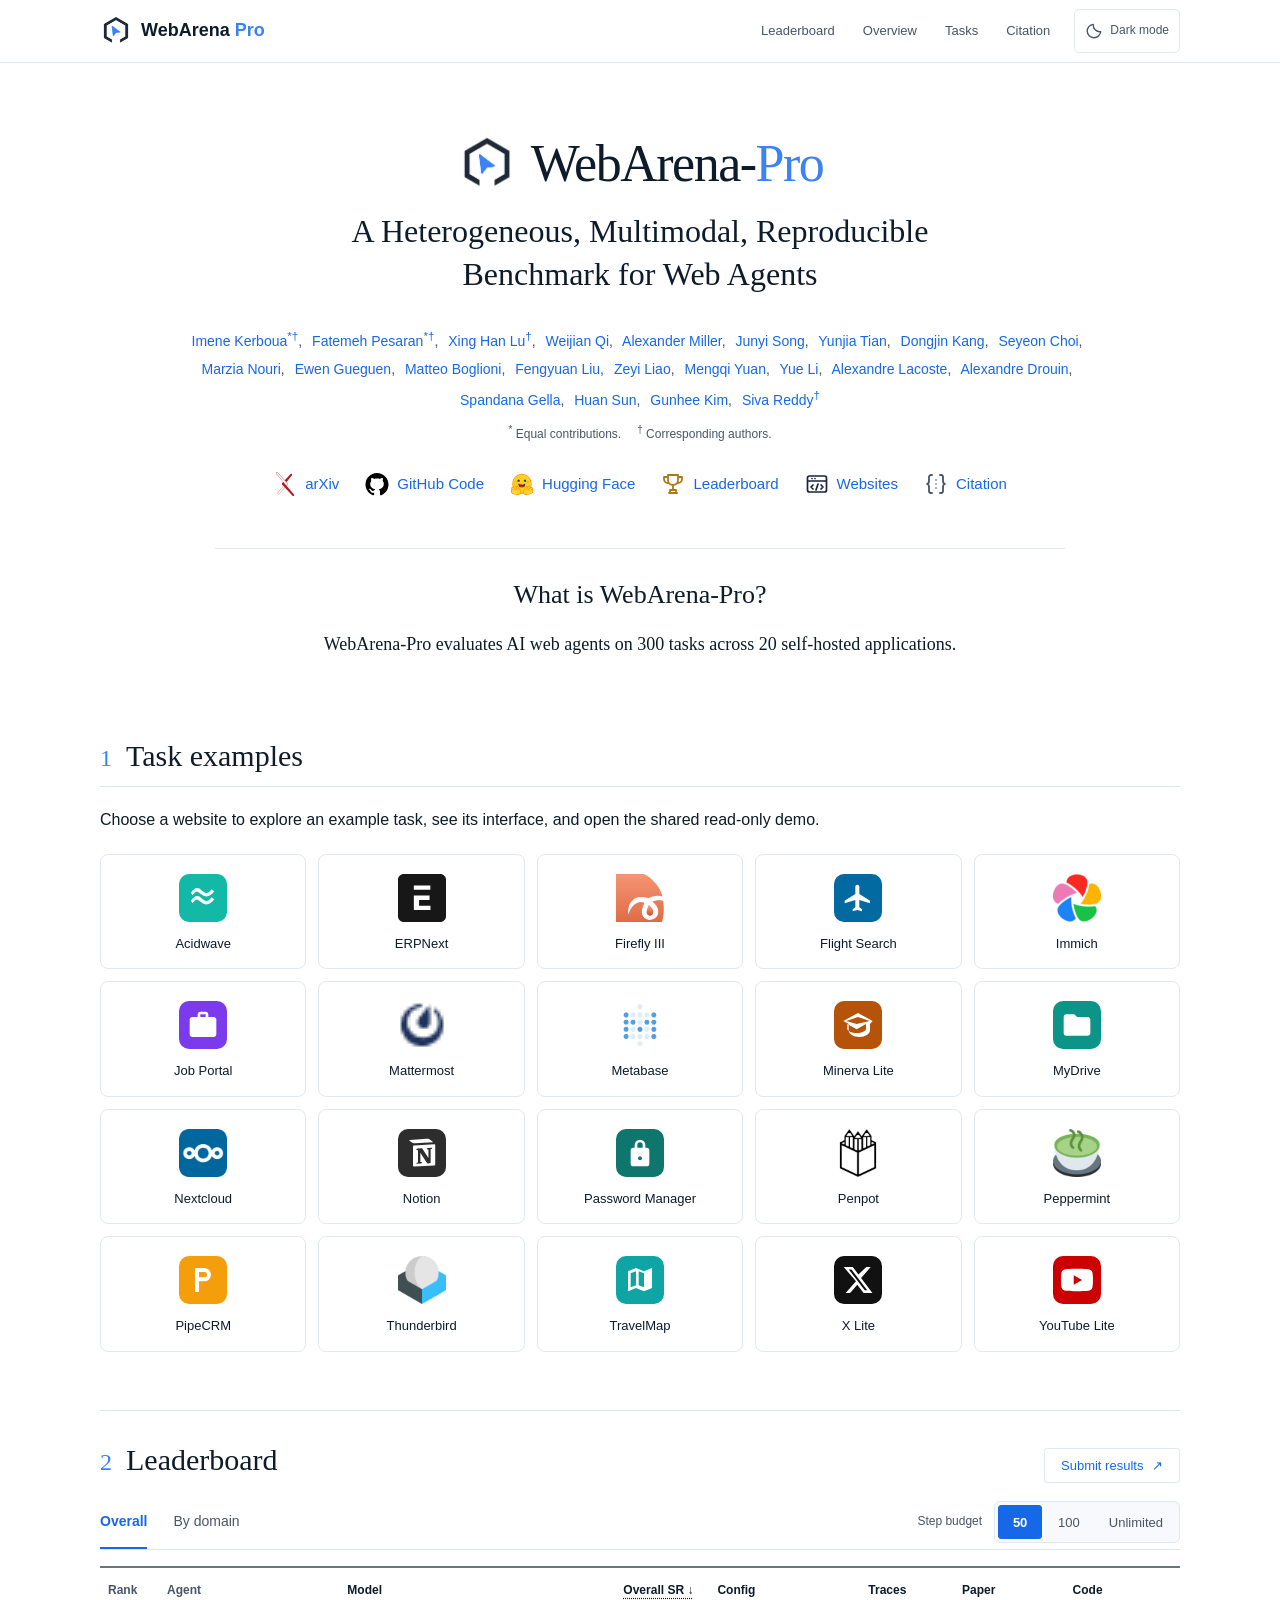
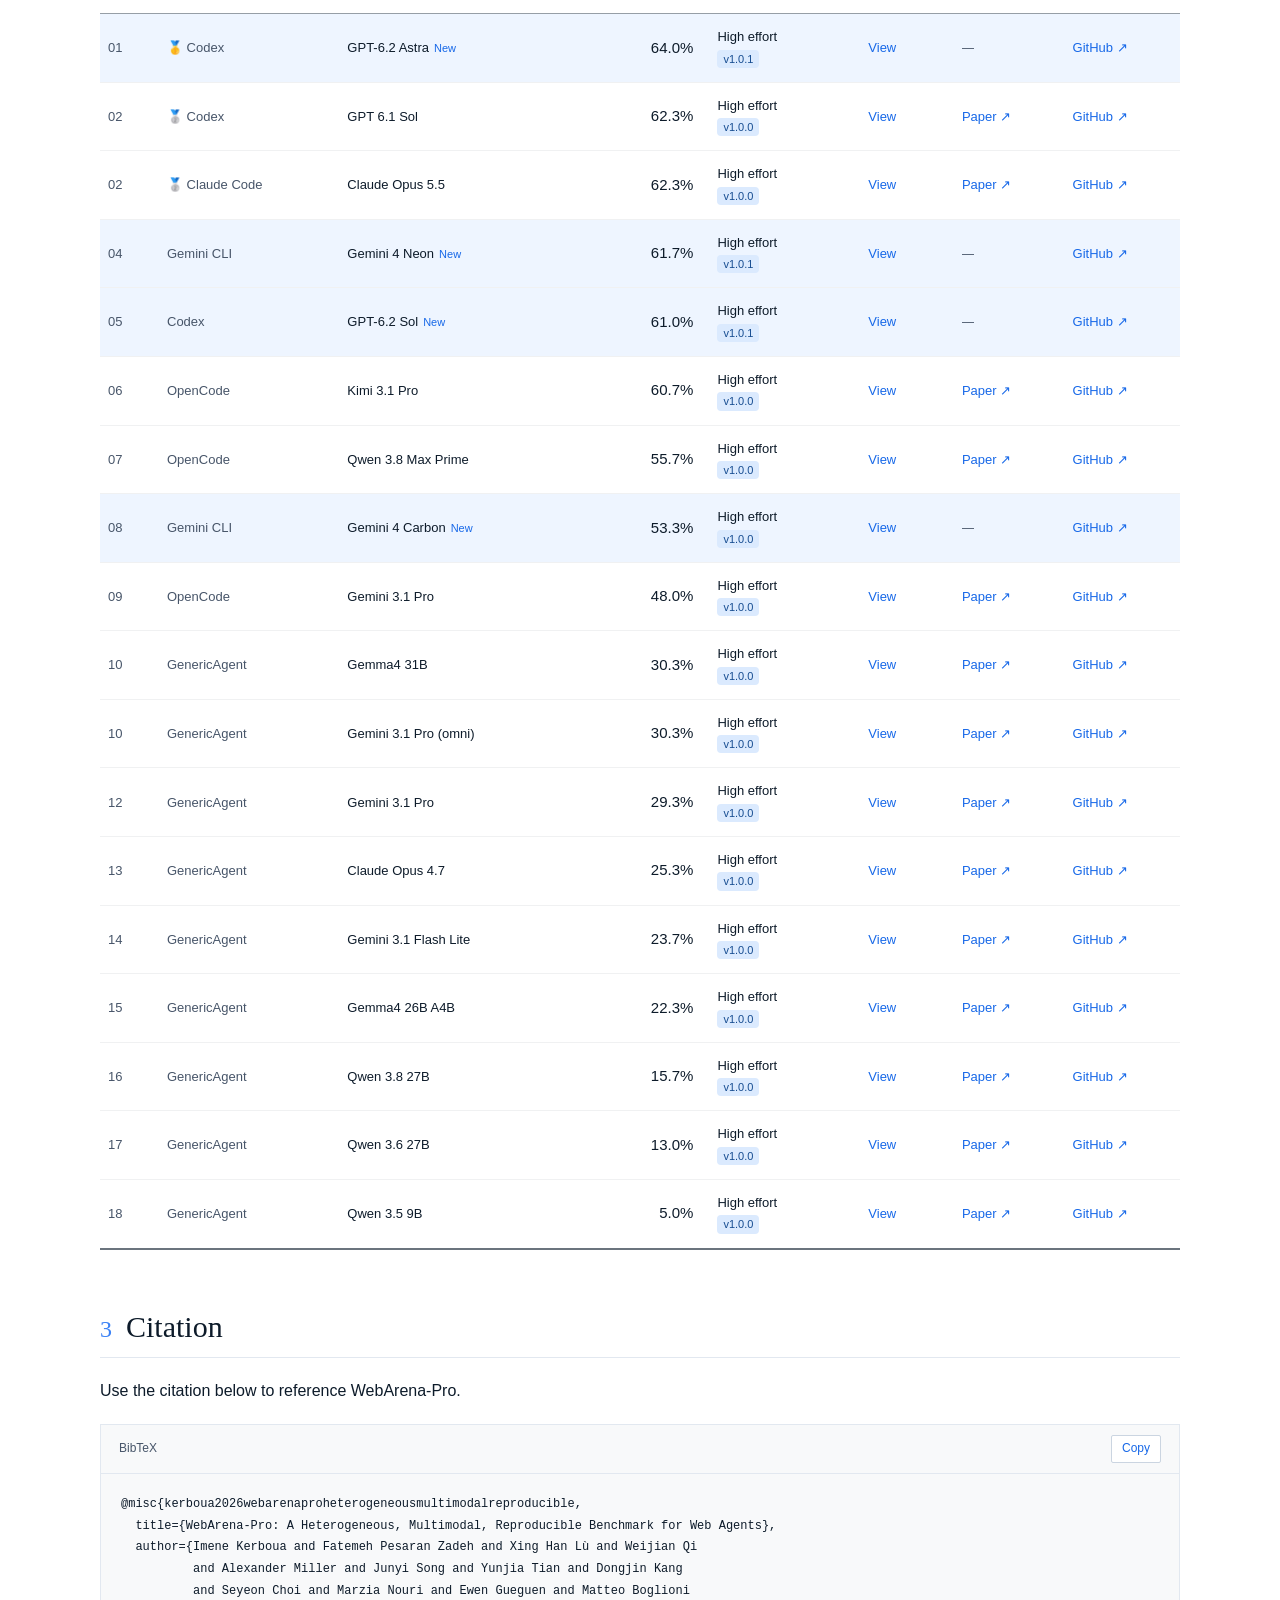
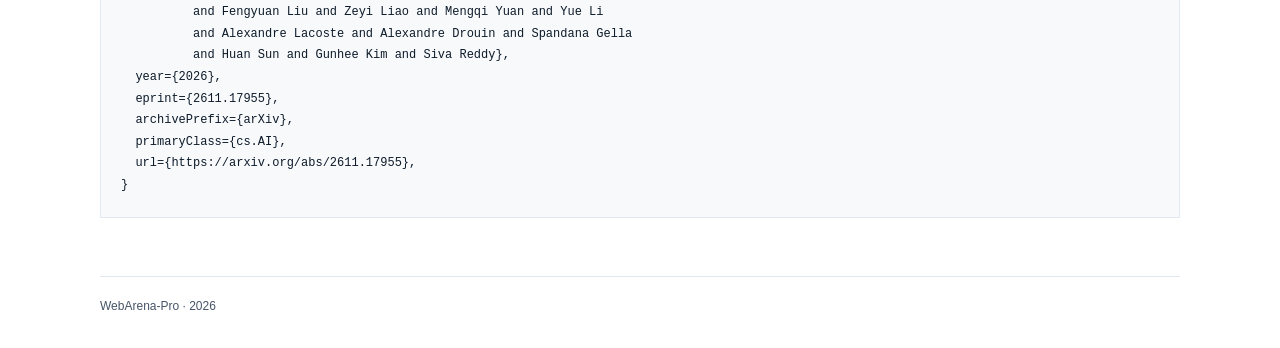
<file: index.html>
<!DOCTYPE html>
<html lang="en">
  <head>
    <meta charset="UTF-8">
    <meta name="viewport" content="width=device-width, initial-scale=1.0">
    <meta name="description" content="WebArena-Pro: A Heterogeneous, Multimodal, Reproducible Benchmark for Web Agents. Research paper, evaluation results, and benchmark task examples.">
    <meta name="theme-color" content="#ffffff">
    <meta name="color-scheme" content="light dark">
    <meta property="og:title" content="WebArena-Pro: A Benchmark for Web Agents">
    <meta property="og:description" content="300 human-curated tasks across 20 self-hosted applications, spanning text, vision, audio, and video.">
    <title>WebArena-Pro | A Benchmark for Web Agents</title>
    <link rel="icon" href="assets/favicon.svg" type="image/svg+xml">
    <script src="theme.js?v=1"></script>
    <link rel="stylesheet" href="styles.css?v=leaderboard-columns-20261127">
    <script src="script.js?v=leaderboard-columns-20261127" defer></script>
  </head>
  <body>
    <a class="skip-link" href="#main">Skip to content</a>
    <header class="site-header">
      <div class="shell nav-wrap">
        <a class="brand" href="#top" aria-label="WebArena Pro home">
          <img class="logo-light" src="assets/logo-light.png" alt="" width="32" height="32">
          <img class="logo-dark" src="assets/logo-dark.png" alt="" width="32" height="32">
          <span>WebArena <strong>Pro</strong></span>
        </a>
        <div class="nav-actions">
          <nav aria-label="Main navigation">
            <a href="#results">Leaderboard</a>
            <a href="#abstract">Overview</a>
            <a href="#tasks">Tasks</a>
            <a href="#citation">Citation</a>
          </nav>
          <button class="theme-toggle" type="button" data-theme-toggle aria-label="Switch to dark mode" hidden>
            <svg class="theme-icon-moon" width="18" height="18" viewBox="0 0 24 24" fill="none" stroke="currentColor" stroke-width="1.8" stroke-linecap="round" stroke-linejoin="round" aria-hidden="true"><path d="M20.9 13A9 9 0 0 1 11 3.1 9 9 0 1 0 20.9 13Z"/></svg>
            <svg class="theme-icon-sun" width="18" height="18" viewBox="0 0 24 24" fill="none" stroke="currentColor" stroke-width="1.8" stroke-linecap="round" aria-hidden="true"><circle cx="12" cy="12" r="4"/><path d="M12 2v2m0 16v2M2 12h2m16 0h2M5 5l1.5 1.5m11 11L19 19M5 19l1.5-1.5m11-11L19 5"/></svg>
            <span class="theme-toggle-label" data-theme-label>Dark mode</span>
          </button>
        </div>
      </div>
    </header>

    <main id="main" class="shell">
      <section class="paper-header" id="top" aria-labelledby="paper-title">
        <h1 id="paper-title">
          <span class="paper-name">
            <img class="logo-light" src="assets/logo-light.png" alt="" width="60" height="60">
            <img class="logo-dark" src="assets/logo-dark.png" alt="" width="60" height="60">
            <span>WebArena-<span class="brand-accent">Pro</span></span>
          </span>
          <span class="paper-subtitle">A Heterogeneous, Multimodal, Reproducible<br class="desktop-break"> Benchmark for Web Agents</span>
        </h1>
        <p class="author-list">
          <span><a href="https://imenelydiaker.github.io/" target="_blank" rel="noopener noreferrer">Imene Kerboua</a><sup>*†</sup></span>
          <span><a href="https://fatemehpesaran310.github.io/" target="_blank" rel="noopener noreferrer">Fatemeh Pesaran</a><sup>*†</sup></span>
          <span><a href="https://xinghanlu.com/" target="_blank" rel="noopener noreferrer">Xing Han Lu</a><sup>†</sup></span>
          <span><a href="https://www.linkedin.com/in/weijian-qi-87b28b1bb/" target="_blank" rel="noopener noreferrer">Weijian Qi</a></span>
          <span><a href="https://www.linkedin.com/in/alexander-miller-304a102aa/" target="_blank" rel="noopener noreferrer">Alexander Miller</a></span>
          <span>Junyi Song</span>
          <span>Yunjia Tian</span>
          <span><a href="https://1eastar.github.io/" target="_blank" rel="noopener noreferrer">Dongjin Kang</a></span>
          <span><a href="https://yeonjooooni.github.io/seyeon_personal_homepage/" target="_blank" rel="noopener noreferrer">Seyeon Choi</a></span>
          <span><a href="https://marzinouri.github.io/" target="_blank" rel="noopener noreferrer">Marzia Nouri</a></span>
          <span><a href="https://www.linkedin.com/in/ewengueguen/" target="_blank" rel="noopener noreferrer">Ewen Gueguen</a></span>
          <span><a href="https://ilboglions.github.io/" target="_blank" rel="noopener noreferrer">Matteo Boglioni</a></span>
          <span><a href="https://fy-liu.github.io/" target="_blank" rel="noopener noreferrer">Fengyuan Liu</a></span>
          <span><a href="https://lzy37ld.github.io/" target="_blank" rel="noopener noreferrer">Zeyi Liao</a></span>
          <span><a href="https://yuanmengqi.github.io/" target="_blank" rel="noopener noreferrer">Mengqi Yuan</a></span>
          <span><a href="https://www.cs.mcgill.ca/~yueli/" target="_blank" rel="noopener noreferrer">Yue Li</a></span>
          <span><a href="https://www.linkedin.com/in/alexandre-lacoste-4032465/" target="_blank" rel="noopener noreferrer">Alexandre Lacoste</a></span>
          <span><a href="https://www.alexdrouin.com/" target="_blank" rel="noopener noreferrer">Alexandre Drouin</a></span>
          <span><a href="https://spandanagella.github.io/" target="_blank" rel="noopener noreferrer">Spandana Gella</a></span>
          <span><a href="https://web.cse.ohio-state.edu/~huansun/" target="_blank" rel="noopener noreferrer">Huan Sun</a></span>
          <span><a href="https://vision.snu.ac.kr/gunhee/index.html" target="_blank" rel="noopener noreferrer">Gunhee Kim</a></span>
          <span><a href="https://sivareddy.in/" target="_blank" rel="noopener noreferrer">Siva Reddy</a><sup>†</sup></span>
        </p>
        <p class="author-note">
          <span><sup>*</sup> Equal contributions.</span>
          <span><sup>†</sup> Corresponding authors.</span>
        </p>
        <div class="paper-links">
          <a class="paper-resource" href="https://arxiv.org/abs/2611.17955" target="_blank" rel="noreferrer">
            <img class="theme-color-icon" src="assets/icons/arxiv.svg" alt="" width="24" height="24">
            <span>arXiv</span>
          </a>
          <a class="paper-resource" href="https://github.com/McGill-NLP/webarena-pro" target="_blank" rel="noreferrer">
            <img class="theme-monochrome-icon" src="assets/icons/github.svg" alt="" width="24" height="24">
            <span>GitHub Code</span>
          </a>
          <a class="paper-resource" href="https://huggingface.co/WebArena-Pro" target="_blank" rel="noreferrer">
            <img src="assets/icons/huggingface.svg" alt="" width="24" height="24">
            <span>Hugging Face</span>
          </a>
          <a class="paper-resource" href="#results">
            <img class="theme-color-icon" src="assets/icons/leaderboard.svg" alt="" width="24" height="24">
            <span>Leaderboard</span>
          </a>
          <a class="paper-resource" href="#tasks">
            <img class="theme-monochrome-icon" src="assets/icons/websites.svg" alt="" width="24" height="24">
            <span>Websites</span>
          </a>
          <a class="paper-resource" href="#citation">
            <img class="theme-monochrome-icon" src="assets/icons/citation.svg" alt="" width="24" height="24">
            <span>Citation</span>
          </a>
        </div>
      </section>

      <section class="abstract-section" id="abstract" aria-labelledby="abstract-title">
        <h2 id="abstract-title">What is WebArena-Pro?</h2>
        <p class="abstract-text">
          WebArena-Pro evaluates AI web agents on 300 tasks across 20 self-hosted applications.
        </p>
      </section>

      <section class="section" id="tasks" aria-labelledby="tasks-title">
        <div class="section-heading">
          <span class="section-number" aria-hidden="true">1</span>
          <h2 id="tasks-title">Task examples</h2>
        </div>
        <p class="section-intro">
          Choose a website to explore an example task, see its interface, and open the shared read-only demo.
        </p>
        <div class="website-grid" aria-label="Benchmark websites" data-website-grid></div>
        <noscript><p>Enable JavaScript to browse the task examples, or <a href="https://websites.webarenapro.win/">open the demo websites</a>.</p></noscript>
      </section>

      <script type="application/json" id="accepted-submissions">[]</script>
      <section class="results-section" id="results" aria-labelledby="results-title">
        <div class="results-heading">
          <div class="results-title">
            <span class="section-number" aria-hidden="true">2</span>
            <h2 id="results-title">Leaderboard</h2>
          </div>
          <a class="paper-link submission-link" href="submit.html">Submit results <span aria-hidden="true">↗</span></a>
        </div>
        <div class="results-controls">
          <div class="results-tabs" role="tablist" aria-label="Leaderboard view">
            <button class="results-tab" type="button" role="tab" id="results-tab-overall" aria-selected="true" aria-controls="results-panel-overall" data-results-view="overall">Overall</button>
            <button class="results-tab" type="button" role="tab" id="results-tab-domains" aria-selected="false" aria-controls="results-panel-domains" tabindex="-1" data-results-view="domains">By domain</button>
          </div>
          <div class="results-budget-control" role="group" aria-labelledby="step-budget-label">
            <span id="step-budget-label">Step budget</span>
            <div class="results-budget-buttons">
              <button type="button" aria-pressed="true" aria-label="50 steps" data-step-budget="50">50</button>
              <button type="button" aria-pressed="false" aria-label="100 steps" data-step-budget="100">100</button>
              <button type="button" aria-pressed="false" aria-label="Unlimited steps" data-step-budget="unlimited">Unlimited</button>
            </div>
          </div>
        </div>
        <div id="results-panel-overall" role="tabpanel" aria-labelledby="results-tab-overall" tabindex="0">
          <p class="results-scroll-hint" data-results-scroll>Scroll horizontally to see all columns.</p>
          <div class="results-table-wrap" role="region" aria-label="Overall leaderboard" tabindex="0" data-results-table-wrap>
            <table class="results-table results-table-overview">
              <caption class="visually-hidden">Overall success rates · <span data-results-budget-label>50 steps</span></caption>
              <thead>
                <tr>
                  <th scope="col" class="results-rank">Rank</th>
                  <th scope="col" class="results-agent">Agent</th>
                  <th scope="col" class="results-model">Model</th>
                  <th scope="col" aria-sort="descending">
                    <span class="results-sr-help" data-sr-help>
                      <button type="button" class="results-sr-trigger" aria-describedby="overall-sr-tooltip">Overall SR <span aria-hidden="true">↓</span></button>
                      <span class="results-sr-tooltip" id="overall-sr-tooltip" role="tooltip" hidden>Success requires a final reward of 1.</span>
                    </span>
                  </th>
                  <th scope="col" class="results-config">Config</th>
                  <th scope="col" class="results-resource">Traces</th>
                  <th scope="col" class="results-resource">Paper</th>
                  <th scope="col" class="results-resource">Code</th>
                </tr>
              </thead>
              <tbody data-overall-results></tbody>
            </table>
          </div>
          <div class="results-empty" data-results-empty hidden>
            <strong>No results for this step budget.</strong>
            <p>Select 50 steps to see reported results.</p>
          </div>
        </div>
        <div id="results-panel-domains" role="tabpanel" aria-labelledby="results-tab-domains" tabindex="0" hidden>
          <p class="results-scroll-hint" data-results-scroll>Scroll horizontally to see all domains.</p>
          <div class="results-table-wrap" role="region" aria-label="Leaderboard by domain" tabindex="0" data-results-table-wrap>
            <table class="results-table results-table-domains">
              <caption class="visually-hidden">Success rates by domain · <span data-results-budget-label>50 steps</span></caption>
              <thead>
                <tr>
                  <th scope="col" class="results-agent">Agent</th>
                  <th scope="col" class="results-model">Model</th>
                  <th scope="col">Productivity</th>
                  <th scope="col">Communication</th>
                  <th scope="col">Analytics</th>
                  <th scope="col">Business<br>operations</th>
                  <th scope="col">Design<br>&amp; media</th>
                  <th scope="col">Travel</th>
                  <th scope="col" class="results-overall" aria-sort="descending">
                    <span class="results-sr-help" data-sr-help>
                      <button type="button" class="results-sr-trigger" aria-describedby="domain-sr-tooltip">Overall SR <span aria-hidden="true">↓</span></button>
                      <span class="results-sr-tooltip" id="domain-sr-tooltip" role="tooltip" hidden>Success requires a final reward of 1.</span>
                    </span>
                  </th>
                  <th scope="col" class="results-config">Config</th>
                </tr>
              </thead>
              <tbody data-domain-results></tbody>
            </table>
          </div>
          <div class="results-empty" data-results-empty hidden>
            <strong>No results for this step budget.</strong>
            <p>Select 50 steps to see reported results.</p>
          </div>
        </div>
        <noscript><p>Enable JavaScript to explore the leaderboard.</p></noscript>
      </section>

      <section class="section citation-section" id="citation" aria-labelledby="citation-title">
        <div class="section-heading">
          <span class="section-number" aria-hidden="true">3</span>
          <h2 id="citation-title">Citation</h2>
        </div>
        <p>Use the citation below to reference WebArena-Pro.</p>
        <div class="citation-card">
          <div class="citation-top">
            <span>BibTeX</span>
            <button type="button" data-copy-citation><span>Copy</span></button>
          </div>
          <pre><code data-citation>@misc{kerboua2026webarenaproheterogeneousmultimodalreproducible,
  title={WebArena-Pro: A Heterogeneous, Multimodal, Reproducible Benchmark for Web Agents},
  author={Imene Kerboua and Fatemeh Pesaran Zadeh and Xing Han Lù and Weijian Qi
          and Alexander Miller and Junyi Song and Yunjia Tian and Dongjin Kang
          and Seyeon Choi and Marzia Nouri and Ewen Gueguen and Matteo Boglioni
          and Fengyuan Liu and Zeyi Liao and Mengqi Yuan and Yue Li
          and Alexandre Lacoste and Alexandre Drouin and Spandana Gella
          and Huan Sun and Gunhee Kim and Siva Reddy},
  year={2026},
  eprint={2611.17955},
  archivePrefix={arXiv},
  primaryClass={cs.AI},
  url={https://arxiv.org/abs/2611.17955},
}</code></pre>
        </div>
      </section>
    </main>

    <footer class="site-footer shell">
      <span>WebArena-Pro · 2026</span>
    </footer>

    <dialog class="task-dialog" data-task-dialog aria-labelledby="task-dialog-title">
      <div class="dialog-bar">
        <h2 id="task-dialog-title" data-task-title>Task example</h2>
        <button type="button" aria-label="Close task example" data-close-task>Close <span aria-hidden="true">×</span></button>
      </div>
      <article class="task-preview" data-task-panel></article>
    </dialog>
  </body>
</html>
</file>
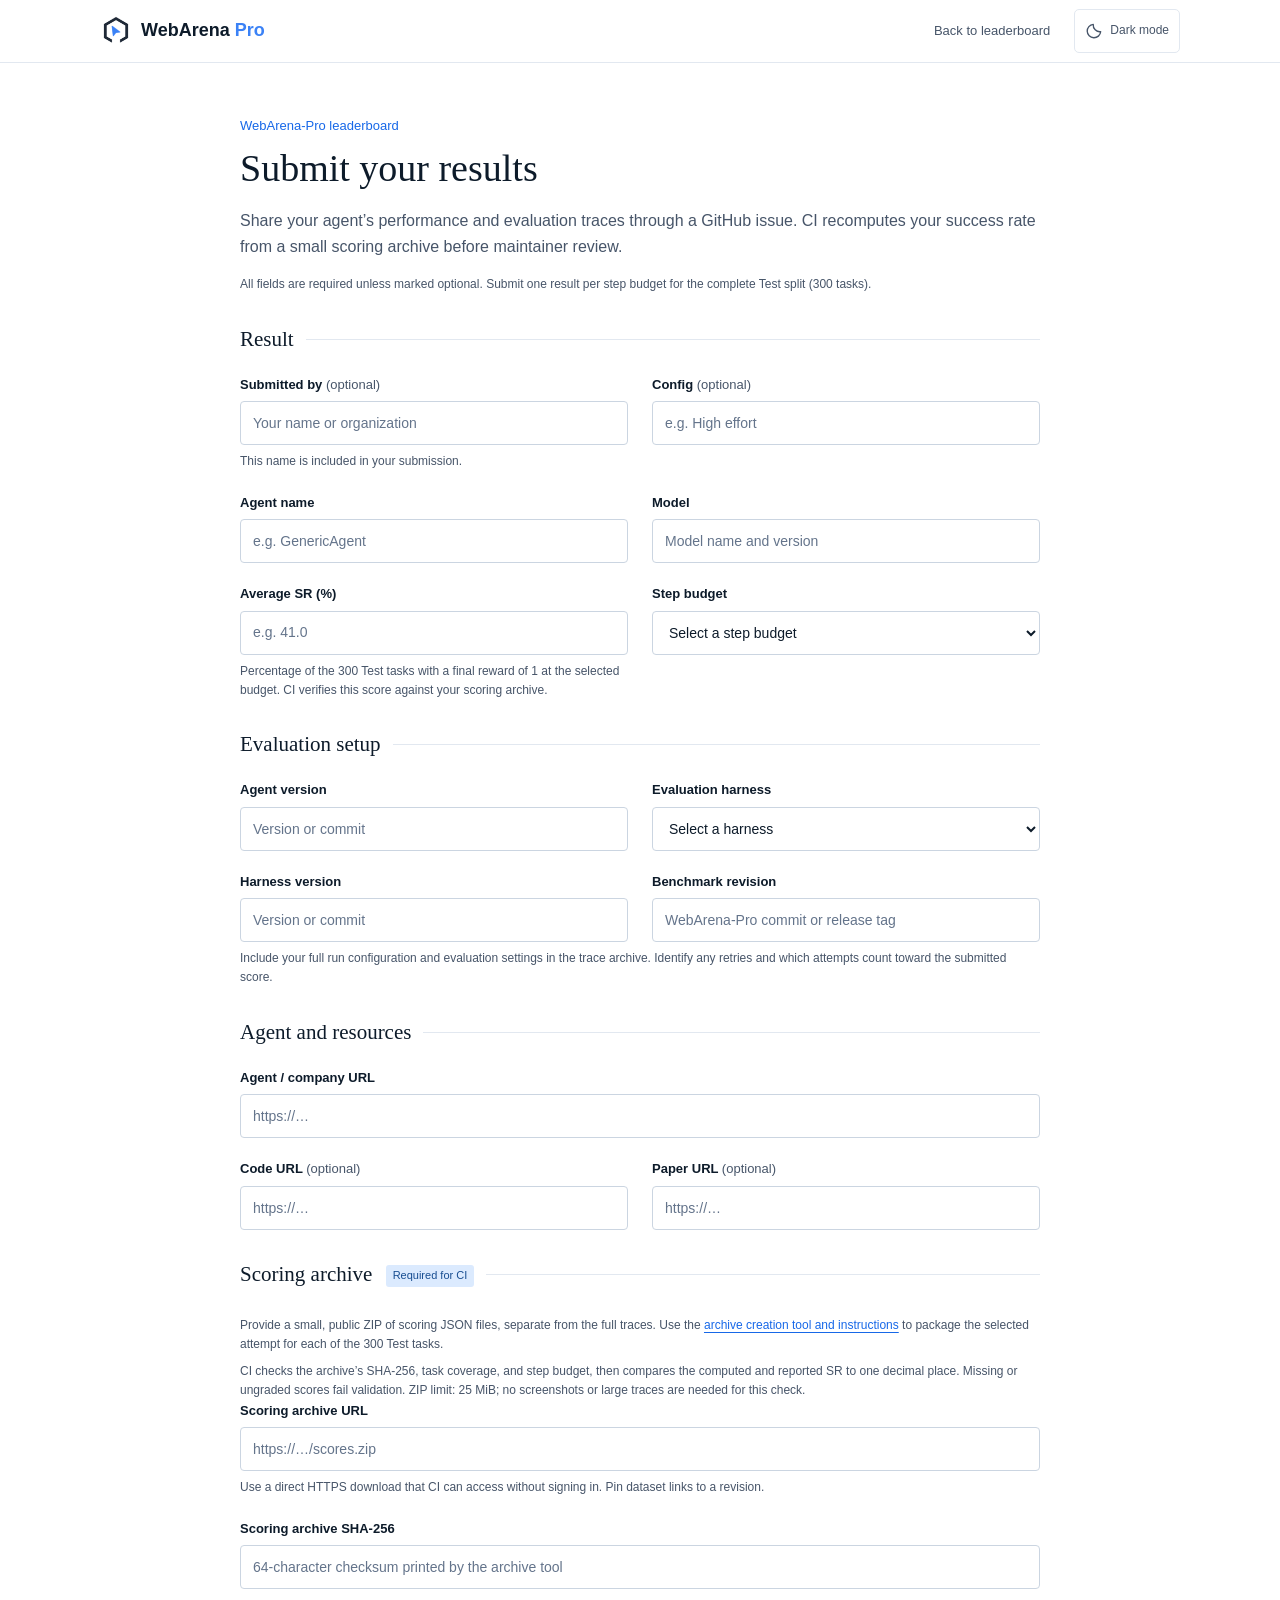
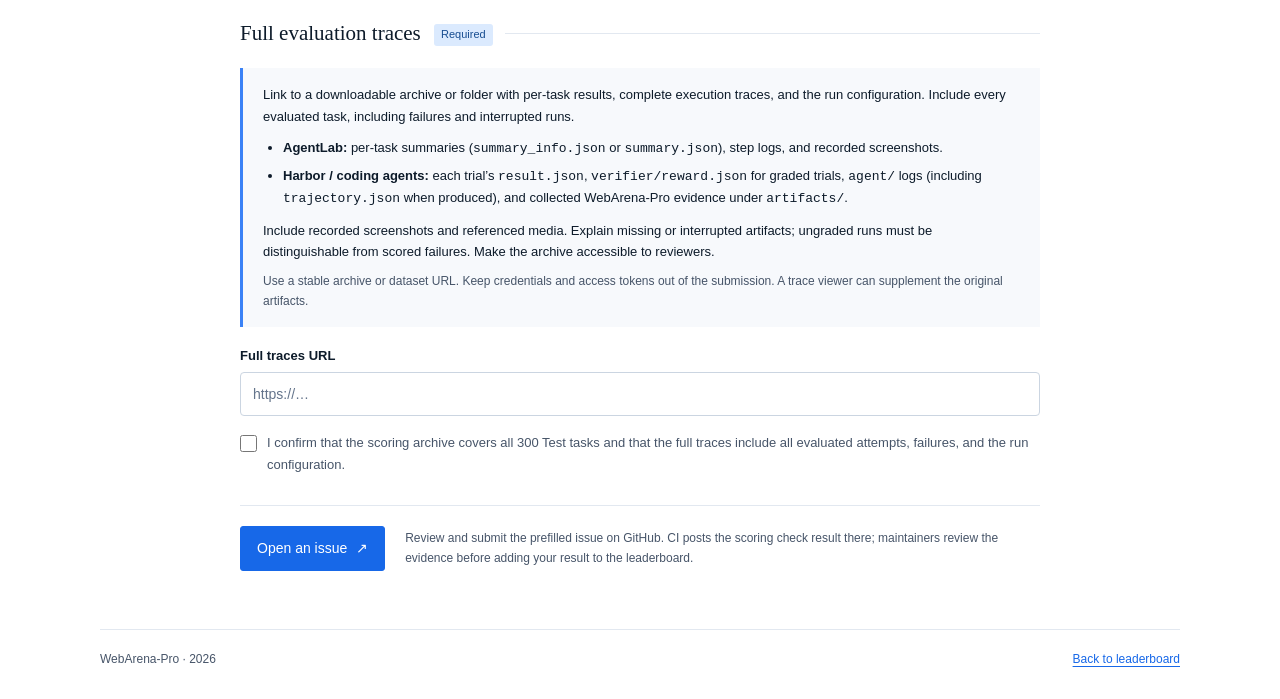
<file: submit.html>
<!DOCTYPE html>
<html lang="en">
  <head>
    <meta charset="UTF-8">
    <meta name="viewport" content="width=device-width, initial-scale=1.0">
    <meta name="description" content="Submit a WebArena-Pro result with your agent, model, success rate, and evaluation traces as a GitHub issue.">
    <meta name="theme-color" content="#ffffff">
    <meta name="color-scheme" content="light dark">
    <title>Submit results | WebArena-Pro</title>
    <link rel="icon" href="assets/favicon.svg" type="image/svg+xml">
    <script src="theme.js?v=1"></script>
    <link rel="stylesheet" href="styles.css?v=leaderboard-config-20261127">
    <script src="submission-schema.js?v=4" defer></script>
    <script src="submission.js?v=submission-issue-scoring-1" defer></script>
  </head>
  <body>
    <a class="skip-link" href="#main">Skip to content</a>
    <header class="site-header">
      <div class="shell nav-wrap">
        <a class="brand" href="index.html" aria-label="WebArena Pro home">
          <img class="logo-light" src="assets/logo-light.png" alt="" width="32" height="32">
          <img class="logo-dark" src="assets/logo-dark.png" alt="" width="32" height="32">
          <span>WebArena <strong>Pro</strong></span>
        </a>
        <div class="nav-actions">
          <nav aria-label="Main navigation">
            <a href="index.html#results">Back to leaderboard</a>
          </nav>
          <button class="theme-toggle" type="button" data-theme-toggle aria-label="Switch to dark mode" hidden>
            <svg class="theme-icon-moon" width="18" height="18" viewBox="0 0 24 24" fill="none" stroke="currentColor" stroke-width="1.8" stroke-linecap="round" stroke-linejoin="round" aria-hidden="true"><path d="M20.9 13A9 9 0 0 1 11 3.1 9 9 0 1 0 20.9 13Z"/></svg>
            <svg class="theme-icon-sun" width="18" height="18" viewBox="0 0 24 24" fill="none" stroke="currentColor" stroke-width="1.8" stroke-linecap="round" aria-hidden="true"><circle cx="12" cy="12" r="4"/><path d="M12 2v2m0 16v2M2 12h2m16 0h2M5 5l1.5 1.5m11 11L19 19M5 19l1.5-1.5m11-11L19 5"/></svg>
            <span class="theme-toggle-label" data-theme-label>Dark mode</span>
          </button>
        </div>
      </div>
    </header>

    <main id="main" class="shell submission-page">
      <p class="submission-eyebrow">WebArena-Pro leaderboard</p>
      <h1>Submit your results</h1>
      <p class="submission-intro">
        Share your agent’s performance and evaluation traces through a GitHub issue.
        CI recomputes your success rate from a small scoring archive before maintainer review.
      </p>
      <p class="submission-required-note">All fields are required unless marked optional. Submit one result per step budget for the complete Test split (300 tasks).</p>

      <form class="submission-form" data-submission-form>
        <fieldset>
          <legend>Result</legend>
          <div class="submission-fields">
            <div class="submission-field">
              <label for="submission-submitted-by">Submitted by <span>(optional)</span></label>
              <input id="submission-submitted-by" name="submittedBy" type="text" maxlength="150" pattern=".*\S.*" placeholder="Your name or organization" aria-describedby="submission-submitted-by-help">
              <p id="submission-submitted-by-help" class="submission-help">This name is included in your submission.</p>
            </div>
            <div class="submission-field">
              <label for="submission-config">Config <span>(optional)</span></label>
              <input id="submission-config" name="config" type="text" maxlength="150" pattern=".*\S.*" placeholder="e.g. High effort">
            </div>
            <div class="submission-field">
              <label for="submission-agent">Agent name</label>
              <input id="submission-agent" name="agent" type="text" maxlength="150" pattern=".*\S.*" placeholder="e.g. GenericAgent" required>
            </div>
            <div class="submission-field">
              <label for="submission-model">Model</label>
              <input id="submission-model" name="model" type="text" maxlength="150" pattern=".*\S.*" placeholder="Model name and version" required>
            </div>
            <div class="submission-field">
              <label for="submission-sr">Average SR (%)</label>
              <input id="submission-sr" name="averageSR" type="number" min="0" max="100" step="any" placeholder="e.g. 41.0" aria-describedby="submission-sr-help" required>
              <p id="submission-sr-help" class="submission-help">Percentage of the 300 Test tasks with a final reward of 1 at the selected budget. CI verifies this score against your scoring archive.</p>
            </div>
            <div class="submission-field">
              <label for="submission-budget">Step budget</label>
              <select id="submission-budget" name="stepBudget" required>
                <option value="" selected>Select a step budget</option>
                <option value="50">50 steps</option>
                <option value="100">100 steps</option>
                <option value="unlimited">Unlimited steps</option>
              </select>
            </div>
          </div>
        </fieldset>

        <fieldset>
          <legend>Evaluation setup</legend>
          <div class="submission-fields">
            <div class="submission-field">
              <label for="submission-agent-version">Agent version</label>
              <input id="submission-agent-version" name="agentVersion" type="text" maxlength="100" placeholder="Version or commit" required>
            </div>
            <div class="submission-field">
              <label for="submission-harness">Evaluation harness</label>
              <select id="submission-harness" name="harness" required>
                <option value="" selected>Select a harness</option>
                <option value="AgentLab">AgentLab</option>
                <option value="Harbor">Harbor / coding agents</option>
              </select>
            </div>
            <div class="submission-field">
              <label for="submission-harness-version">Harness version</label>
              <input id="submission-harness-version" name="harnessVersion" type="text" maxlength="100" placeholder="Version or commit" required>
            </div>
            <div class="submission-field">
              <label for="submission-benchmark-revision">Benchmark revision</label>
              <input id="submission-benchmark-revision" name="benchmarkRevision" type="text" maxlength="100" placeholder="WebArena-Pro commit or release tag" required>
            </div>
          </div>
          <p class="submission-help">Include your full run configuration and evaluation settings in the trace archive. Identify any retries and which attempts count toward the submitted score.</p>
        </fieldset>

        <fieldset>
          <legend>Agent and resources</legend>
          <div class="submission-fields">
            <div class="submission-field submission-field-wide">
              <label for="submission-website">Agent / company URL</label>
              <input id="submission-website" name="website" type="url" pattern="https?://.+" maxlength="2000" placeholder="https://…" required>
            </div>
            <div class="submission-field">
              <label for="submission-code">Code URL <span>(optional)</span></label>
              <input id="submission-code" name="code" type="url" pattern="https?://.+" maxlength="2000" placeholder="https://…">
            </div>
            <div class="submission-field">
              <label for="submission-paper">Paper URL <span>(optional)</span></label>
              <input id="submission-paper" name="paper" type="url" pattern="https?://.+" maxlength="2000" placeholder="https://…">
            </div>
          </div>
        </fieldset>

        <fieldset>
          <legend>Scoring archive <span class="submission-required-badge">Required for CI</span></legend>
          <p class="submission-help">Provide a small, public ZIP of scoring JSON files, separate from the full traces. Use the <a href="https://github.com/webarena-pro/webarena-pro.github.io/blob/main/scoring/README.md">archive creation tool and instructions</a> to package the selected attempt for each of the 300 Test tasks.</p>
          <p class="submission-help">CI checks the archive’s SHA-256, task coverage, and step budget, then compares the computed and reported SR to one decimal place. Missing or ungraded scores fail validation. ZIP limit: 25 MiB; no screenshots or large traces are needed for this check.</p>
          <div class="submission-fields">
            <div class="submission-field submission-field-wide">
              <label for="submission-scoring-archive">Scoring archive URL</label>
              <input id="submission-scoring-archive" name="scoringArchive" type="url" pattern="https://.+" maxlength="2000" placeholder="https://…/scores.zip" required>
              <p class="submission-help">Use a direct HTTPS download that CI can access without signing in. Pin dataset links to a revision.</p>
            </div>
            <div class="submission-field submission-field-wide">
              <label for="submission-scoring-sha">Scoring archive SHA-256</label>
              <input id="submission-scoring-sha" name="scoringSha256" type="text" pattern="[a-f0-9]{64}" minlength="64" maxlength="64" placeholder="64-character checksum printed by the archive tool" required>
            </div>
          </div>
        </fieldset>

        <fieldset>
          <legend>Full evaluation traces <span class="submission-required-badge">Required</span></legend>
          <div class="submission-trace-note" id="submission-trace-help">
            <p>Link to a downloadable archive or folder with per-task results, complete execution traces, and the run configuration. Include every evaluated task, including failures and interrupted runs.</p>
            <ul>
              <li><strong>AgentLab:</strong> per-task summaries (<code>summary_info.json</code> or <code>summary.json</code>), step logs, and recorded screenshots.</li>
              <li><strong>Harbor / coding agents:</strong> each trial’s <code>result.json</code>, <code>verifier/reward.json</code> for graded trials, <code>agent/</code> logs (including <code>trajectory.json</code> when produced), and collected WebArena-Pro evidence under <code>artifacts/</code>.</li>
            </ul>
            <p>Include recorded screenshots and referenced media. Explain missing or interrupted artifacts; ungraded runs must be distinguishable from scored failures. Make the archive accessible to reviewers.</p>
            <p class="submission-help">Use a stable archive or dataset URL. Keep credentials and access tokens out of the submission. A trace viewer can supplement the original artifacts.</p>
          </div>
          <div class="submission-field">
            <label for="submission-traces">Full traces URL</label>
            <input id="submission-traces" name="traces" type="url" pattern="https?://.+" maxlength="2000" placeholder="https://…" aria-describedby="submission-trace-help" required>
          </div>
          <label class="submission-confirmation" for="submission-confirm">
            <input id="submission-confirm" name="traceConfirmation" type="checkbox" required>
            <span>I confirm that the scoring archive covers all 300 Test tasks and that the full traces include all evaluated attempts, failures, and the run configuration.</span>
          </label>
        </fieldset>

        <div class="submission-actions">
          <button class="paper-link paper-link-primary" type="submit" disabled>Open an issue <span aria-hidden="true">↗</span></button>
          <p>Review and submit the prefilled issue on GitHub. CI posts the scoring check result there; maintainers review the evidence before adding your result to the leaderboard.</p>
        </div>
        <p class="submission-error" role="alert" data-submission-error hidden></p>
        <noscript>
          <p>JavaScript is needed to prepare the submission issue. See the <a href="https://github.com/webarena-pro/webarena-pro.github.io/blob/main/scoring/README.md">scoring archive instructions</a> for the required files.</p>
        </noscript>
      </form>
    </main>

    <footer class="site-footer shell">
      <span>WebArena-Pro · 2026</span>
      <a href="index.html#results">Back to leaderboard</a>
    </footer>
  </body>
</html>
</file>
<file: styles.css>
:root {
  color-scheme: light;
  --surface: #fff;
  --hover-ink: #172f46;
  --hover-surface: #eaf1fb;
  --row-new: #eef5ff;
  --row-line: #f0f1f2;
  --table-line: #6b747e;
  --table-subline: #969ea6;
  --control-line: #cbd5e1;
  --placeholder: #64748b;
  --badge-ink: #174d91;
  --error: #a02121;
  --citation-surface: #f8f9fa;
  --shadow: #0d1b2a1a;
  --selected: #1768e8;
  --selected-hover: #1259cb;
  --button-ink: #fff;
  --blue: #3b82f6;
  --blue-deep: #1768e8;
  --blue-soft: #dbeafe;
  --ink: #0d1b2a;
  --muted: #475569;
  --accent: var(--blue-deep);
  --line: #e2e8f0;
  --soft: #f7f9fc;
  --serif: Georgia, "Times New Roman", serif;
  --sans: -apple-system, BlinkMacSystemFont, "Segoe UI", sans-serif;
}

:root[data-theme="dark"] {
  color-scheme: dark;
  --surface: #1f2937;
  --ink: #f1f5f9;
  --muted: #cbd5e1;
  --blue: #60a5fa;
  --blue-deep: #93c5fd;
  --blue-soft: #283e5a;
  --line: #475569;
  --soft: #263344;
  --hover-ink: #bfdbfe;
  --hover-surface: #30445f;
  --row-new: #253b56;
  --row-line: #364152;
  --table-line: #94a3b8;
  --table-subline: #64748b;
  --control-line: #64748b;
  --placeholder: #94a3b8;
  --badge-ink: #bfdbfe;
  --error: #fca5a5;
  --citation-surface: #182230;
  --shadow: #00000040;
  --selected: #93c5fd;
  --selected-hover: #bfdbfe;
  --button-ink: #172f46;
}

* { box-sizing: border-box; }
[hidden] { display: none !important; }
.visually-hidden { position: absolute; width: 1px; height: 1px; padding: 0; margin: -1px; overflow: hidden; clip-path: inset(50%); white-space: nowrap; border: 0; }
html { scroll-behavior: smooth; scroll-padding-top: 90px; }
body {
  margin: 0;
  background: var(--surface);
  color: var(--ink);
  font: 16px/1.65 var(--sans);
  -webkit-font-smoothing: antialiased;
}
a { color: var(--accent); text-decoration-thickness: 1px; text-underline-offset: 3px; }
a:hover { color: var(--hover-ink); }
button { font: inherit; cursor: pointer; }
button, a { -webkit-tap-highlight-color: transparent; }
button:focus-visible, a:focus-visible, [tabindex]:focus-visible {
  outline: 2px solid var(--accent);
  outline-offset: 4px;
}
img { display: block; max-width: 100%; }
.shell { width: min(1080px, calc(100% - 64px)); margin-inline: auto; }
h1, h2, h3, p { margin-top: 0; }
h2, h3 { font-family: var(--serif); font-weight: 400; }
h2 { font-size: 30px; line-height: 1.25; }
h3 { font-size: 24px; line-height: 1.35; }
::selection { background: var(--blue-soft); }

.skip-link {
  position: fixed;
  top: 8px;
  left: 8px;
  z-index: 20;
  padding: 8px 14px;
  background: var(--surface);
  transform: translateY(-160%);
}
.skip-link:focus { transform: none; }
.site-header { position: sticky; top: 0; z-index: 10; border-bottom: 1px solid var(--line); background: var(--surface); }
.nav-wrap { display: flex; justify-content: space-between; align-items: center; min-height: 62px; gap: 24px; }
.brand { display: inline-flex; align-items: center; gap: 9px; color: var(--ink); font-size: 18px; font-weight: 600; text-decoration: none; white-space: nowrap; }
.brand img { flex-shrink: 0; }
.brand strong, .brand-accent { color: var(--blue); }
.site-header nav { display: flex; align-items: center; gap: 28px; font-size: 13px; }
.site-header nav a { color: var(--muted); text-decoration: none; }
.site-header nav a:hover { color: var(--accent); text-decoration: underline; }

.nav-actions { display: flex; align-items: center; gap: 24px; }
.theme-toggle { display: inline-flex; align-items: center; justify-content: center; gap: 7px; min-width: 44px; min-height: 44px; padding: 6px 10px; border: 1px solid var(--line); border-radius: 5px; background: var(--surface); color: var(--muted); font-size: 12px; white-space: nowrap; }
.theme-toggle:hover { background: var(--soft); color: var(--accent); border-color: var(--accent); }
.theme-toggle svg { flex-shrink: 0; }
.logo-dark, .theme-icon-sun { display: none; }
[data-theme="dark"] .logo-light, [data-theme="dark"] .theme-icon-moon { display: none; }
[data-theme="dark"] .logo-dark, [data-theme="dark"] .theme-icon-sun { display: block; }
[data-theme="dark"] .theme-monochrome-icon { filter: brightness(0) invert(1); }
[data-theme="dark"] .theme-color-icon { filter: brightness(1.6); }

.paper-header { padding: 68px 0 42px; text-align: center; }
.paper-header h1 { margin: 0 auto 28px; font-family: var(--serif); font-weight: 400; line-height: 1.25; }
.paper-name { display: flex; align-items: center; justify-content: center; gap: 14px; margin-bottom: 14px; font-size: 52px; letter-spacing: -1.5px; }
.paper-name img { flex-shrink: 0; }
.paper-subtitle { display: block; font-size: 32px; line-height: 1.35; }
.author-list { max-width: 950px; margin: 0 auto 8px; color: var(--accent); font-size: 14px; line-height: 2; }
.author-list span { display: inline; white-space: nowrap; }
.author-list span:not(:last-child)::after { content: ","; color: var(--muted); margin-right: 6px; }
.author-list a { text-decoration: none; }
.author-list a:hover, .author-list a:focus-visible { text-decoration: underline; }
.author-note { display: flex; justify-content: center; flex-wrap: wrap; gap: 4px 16px; margin-bottom: 18px; color: var(--muted); font-size: 12px; }
.venue { color: var(--muted); font-size: 14px; margin-bottom: 22px; }
.paper-links { display: flex; align-items: center; justify-content: center; flex-wrap: wrap; gap: 8px 26px; font-size: 15px; }
.paper-resource { display: inline-flex; align-items: center; gap: 8px; min-height: 44px; padding: 4px 0; text-decoration: none; white-space: nowrap; }
.paper-resource img { flex: 0 0 24px; width: 24px; height: 24px; object-fit: contain; }
.paper-resource:not([aria-disabled="true"]):hover span { text-decoration: underline; text-underline-offset: 4px; }
.paper-resource[aria-disabled="true"] { color: var(--muted); cursor: default; }
.paper-link { padding: 6px 16px; border: 1px solid var(--line); border-radius: 3px; text-decoration: none; }
.paper-link:not([aria-disabled="true"]):hover { background: var(--soft); }
.paper-link[aria-disabled="true"] { color: var(--accent); cursor: default; }
.paper-link-primary { color: var(--button-ink); background: var(--selected); border-color: var(--selected); }
.paper-link-primary[aria-disabled="true"] { color: var(--button-ink); }
.paper-link-primary:not([aria-disabled="true"]):hover { color: var(--button-ink); background: var(--selected-hover); border-color: var(--selected-hover); }
.paper-link span { margin-left: 5px; }

.abstract-section { max-width: 850px; margin: 0 auto; padding: 30px 0 0; border-top: 1px solid var(--line); }
.abstract-section h2 { margin-bottom: 18px; text-align: center; font-size: 26px; }
.abstract-text { margin-bottom: 20px; font: 18px/1.6 var(--serif); text-align: center; }

.section { padding: 58px 0 0; }
.section-heading { display: flex; align-items: baseline; gap: 14px; margin-bottom: 20px; border-bottom: 1px solid var(--line); padding-bottom: 12px; }
.section-heading h2 { margin-bottom: 0; }
.section-number { color: var(--blue); font: 24px/1 var(--serif); }
.section-intro { max-width: 860px; margin-bottom: 20px; }
.results-section { margin: 58px auto 0; padding-top: 30px; border-top: 1px solid var(--line); scroll-margin-top: 90px; }
.results-heading { display: flex; align-items: baseline; justify-content: space-between; flex-wrap: wrap; gap: 12px 20px; margin-bottom: 12px; }
.results-heading h2 { margin-bottom: 0; }
.submission-link { font-size: 13px; white-space: nowrap; }
.results-controls { display: flex; align-items: center; justify-content: space-between; flex-wrap: wrap; gap: 16px 24px; border-bottom: 1px solid var(--line); }
.results-tabs { display: flex; align-self: stretch; gap: 26px; }
.results-tab { padding: 13px 0; border: 0; border-bottom: 2px solid transparent; background: transparent; color: var(--muted); font-size: 14px; }
.results-tab:hover { color: var(--accent); }
.results-tab[aria-selected="true"] { border-bottom-color: var(--accent); color: var(--accent); font-weight: 600; }
.results-budget-control { display: flex; align-items: center; gap: 12px; padding-block: 6px; font-size: 12px; color: var(--muted); }
.results-budget-buttons { display: flex; gap: 3px; padding: 3px; background: var(--soft); border: 1px solid var(--line); border-radius: 6px; }
.results-budget-buttons button { min-width: 44px; min-height: 34px; padding: 4px 12px; border: 1px solid transparent; border-radius: 3px; background: transparent; color: var(--muted); font-size: 13px; font-variant-numeric: tabular-nums; }
.results-budget-buttons button:hover { background: var(--hover-surface); color: var(--accent); }
.results-budget-buttons button[aria-pressed="true"] { background: var(--selected); border-color: var(--selected); color: var(--button-ink); font-weight: 600; }
.results-table-wrap { position: relative; overflow-x: auto; margin-top: 16px; }
.results-table { width: 100%; border-collapse: collapse; font-size: 13px; font-variant-numeric: tabular-nums; }
.results-table-overview { min-width: 850px; }
.results-table-domains { min-width: 1070px; }
.results-table th, .results-table td { padding: 12px; text-align: right; font-weight: 400; }
.results-table th:first-child { text-align: left; padding-left: 8px; }
.results-table thead { border-top: 2px solid var(--table-line); border-bottom: 1px solid var(--table-subline); }
.results-table thead th { font-size: 12px; font-weight: 700; line-height: 1.4; padding-top: 14px; padding-bottom: 14px; }
.results-sr-help { position: relative; display: inline-block; }
.results-sr-trigger { padding: 0; border: 0; background: transparent; color: inherit; white-space: nowrap; text-decoration: underline dotted; text-underline-offset: 4px; }
.results-sr-tooltip { position: absolute; z-index: 2; top: 100%; right: 0; width: 260px; max-width: calc(100vw - 32px); padding: 10px 12px; border: 1px solid var(--line); border-radius: 4px; background: var(--surface); box-shadow: 0 4px 12px var(--shadow); color: var(--muted); font-size: 12px; font-weight: 400; line-height: 1.5; text-align: left; }
.results-table tbody th[scope="row"] { font-weight: 400; white-space: nowrap; }
.results-table tbody tr { border-bottom: 1px solid var(--row-line); }
.results-table tbody tr:hover { background: var(--soft); }
.results-table tbody .results-row-new { background: var(--row-new); }
.results-new-label { margin-left: 5px; color: var(--accent); font-size: 11px; white-space: nowrap; }
.results-table .results-model, .results-table .results-agent, .results-table .results-resource, .results-table .results-config { text-align: left; }
.results-table .results-agent { color: var(--muted); white-space: nowrap; }
.results-table .results-config { min-width: 100px; max-width: 185px; overflow-wrap: anywhere; }
.results-table .results-rank { width: 55px; padding-left: 8px; text-align: left; color: var(--muted); }
.results-table .results-score { font-size: 15px; }
.results-version-tag { display: block; width: fit-content; margin-block: 2px; padding: 0 6px; border-radius: 4px; background: var(--blue-soft); color: var(--badge-ink); font-size: 11px; white-space: nowrap; }
.results-table .results-resource { white-space: nowrap; }
.results-resource a { text-decoration: none; }
.results-resource a:hover { text-decoration: underline; }
.results-unavailable { color: var(--muted); font-size: 12px; }
.results-table .results-overall { border-left: 1px solid var(--line); }
.results-table tbody:last-child { border-bottom: 2px solid var(--table-line); }
.results-empty { padding: 44px 20px; border-block: 1px solid var(--line); background: var(--soft); text-align: center; }
.results-empty strong { font-size: 16px; font-weight: 600; }
.results-empty p { margin: 6px 0 0; color: var(--muted); font-size: 14px; }
.results-scroll-hint { display: none; color: var(--muted); font-size: 12px; margin-bottom: 12px; }

.submission-page { max-width: 800px; padding-top: 52px; }
.submission-eyebrow { margin-bottom: 10px; color: var(--accent); font-size: 13px; }
.submission-page h1 { margin: 0 0 16px; font: 38px/1.2 var(--serif); font-weight: 400; }
.submission-intro { margin-bottom: 14px; color: var(--muted); }
.submission-required-note { margin-bottom: 30px; color: var(--muted); font-size: 12px; }
.submission-form fieldset { min-width: 0; margin: 0 0 30px; padding: 20px 0 0; border: 0; border-top: 1px solid var(--line); }
.submission-form legend { padding: 0 12px 0 0; font: 21px/1.4 var(--serif); }
.submission-fields { display: grid; grid-template-columns: repeat(2, minmax(0, 1fr)); gap: 20px 24px; }
.submission-field-wide { grid-column: 1 / -1; }
.submission-field label { display: block; margin-bottom: 6px; font-size: 13px; font-weight: 600; }
.submission-field label span { color: var(--muted); font-weight: 400; }
.submission-field input, .submission-field select { display: block; width: 100%; min-height: 44px; padding: 9px 12px; border: 1px solid var(--control-line); border-radius: 4px; background: var(--surface); color: var(--ink); font: 14px/1.6 var(--sans); }
.submission-field input::placeholder { color: var(--placeholder); }
.submission-form input:focus-visible, .submission-form select:focus-visible { outline: 2px solid var(--accent); outline-offset: 2px; }
.submission-help { margin: 7px 0 0; color: var(--muted); font-size: 12px; line-height: 1.6; }
.submission-required-badge { display: inline-block; margin-left: 8px; padding: 2px 7px; border-radius: 3px; background: var(--blue-soft); color: var(--badge-ink); font: 11px/1.6 var(--sans); vertical-align: middle; }
.submission-trace-note { margin-bottom: 18px; padding: 16px 20px; border-left: 3px solid var(--blue); background: var(--soft); font-size: 13px; }
.submission-trace-note p { margin: 0; }
.submission-trace-note ul { margin: 10px 0; padding-left: 20px; }
.submission-trace-note li + li { margin-top: 5px; }
.submission-trace-note .submission-help { margin-top: 10px; }
.submission-confirmation { display: flex; align-items: flex-start; gap: 10px; margin-top: 16px; color: var(--muted); font-size: 13px; cursor: pointer; }
.submission-confirmation input { flex-shrink: 0; width: 17px; height: 17px; margin: 3px 0 0; accent-color: var(--accent); }
.submission-actions { display: flex; align-items: center; gap: 20px; padding-top: 20px; border-top: 1px solid var(--line); }
.submission-actions button { flex-shrink: 0; padding: 10px 16px; font-size: 14px; }
.submission-actions button:disabled { opacity: 0.6; cursor: not-allowed; }
.submission-actions p { margin: 0; color: var(--muted); font-size: 12px; }
.submission-error { margin-top: 16px; color: var(--error); font-size: 13px; }

.website-grid { display: grid; grid-template-columns: repeat(5, minmax(0, 1fr)); gap: 12px; }
.website-tile { display: flex; flex-direction: column; align-items: center; justify-content: center; gap: 10px; min-height: 112px; padding: 16px 10px; border: 1px solid var(--line); border-radius: 8px; background: var(--surface); color: var(--ink); font-size: 13px; font-weight: 500; line-height: 1.35; transition: border-color 150ms, background 150ms; }
.website-tile:hover { border-color: var(--accent); background: var(--hover-surface); }
.website-logo { display: flex; align-items: center; justify-content: center; width: 54px; height: 54px; padding: 3px; border-radius: 12px; background: #fff; }
.website-logo img { width: 48px; height: 48px; object-fit: contain; }
.task-preview { display: grid; grid-template-columns: minmax(0, 1fr) minmax(0, 1.35fr); gap: 32px; align-items: start; padding: 28px; }
.example-number { display: block; margin-bottom: 12px; font-size: 12px; color: var(--muted); }
.task-description h3 { margin: 0 0 14px; font-family: var(--sans); font-size: 18px; font-weight: 600; }
.task-prompt { margin-bottom: 18px; font: 17px/1.7 var(--serif); white-space: pre-line; }
.task-tags { margin: 0; font-size: 12px; line-height: 1.8; color: var(--muted); }
.task-tags span:not(:last-child)::after { content: " · "; margin: 0 4px; }
.task-website-link { display: inline-flex; align-items: center; gap: 14px; margin-top: 24px; padding: 10px 16px; border-radius: 6px; background: var(--selected); color: var(--button-ink); text-decoration: none; font-size: 14px; font-weight: 600; }
.task-website-link:hover { background: var(--selected-hover); color: var(--button-ink); }
.task-demo-note { margin: 10px 0 0; color: var(--muted); font-size: 12px; line-height: 1.8; }
.task-figure { margin: 0; min-width: 0; }
.task-screenshot-link { display: block; border: 1px solid var(--line); }
.task-screenshot-link img { width: 100%; height: auto; }
.task-figure figcaption { display: flex; align-items: baseline; justify-content: space-between; flex-wrap: wrap; gap: 6px 16px; padding-top: 10px; color: var(--muted); font-size: 12px; line-height: 1.6; }

.citation-section > p { margin-bottom: 20px; }
.citation-card { border: 1px solid var(--line); background: var(--citation-surface); }
.citation-top { display: flex; align-items: center; justify-content: space-between; padding: 10px 18px; border-bottom: 1px solid var(--line); color: var(--muted); font-size: 12px; }
.citation-top button { padding: 3px 10px; color: var(--accent); background: var(--surface); border: 1px solid var(--control-line); border-radius: 2px; font-size: 12px; }
.citation-top button:hover { border-color: var(--accent); }
.citation-card pre { margin: 0; padding: 20px; overflow-x: auto; font: 12px/1.8 ui-monospace, SFMono-Regular, Consolas, monospace; tab-size: 2; }
.site-footer { display: flex; justify-content: space-between; align-items: center; gap: 12px; flex-wrap: wrap; margin-top: 58px; padding-top: 20px; padding-bottom: 32px; border-top: 1px solid var(--line); color: var(--muted); font-size: 12px; }

.task-dialog { background: var(--surface); width: min(1180px, calc(100vw - 48px)); max-height: calc(100dvh - 48px); padding: 0; border: 1px solid var(--line); border-radius: 10px; color: var(--ink); box-shadow: 0 16px 60px var(--shadow); }
.task-dialog::backdrop { background: rgba(20, 27, 33, 0.7); }
.dialog-bar { position: sticky; top: 0; z-index: 1; display: flex; align-items: center; justify-content: space-between; gap: 20px; padding: 16px 28px; background: var(--surface); border-bottom: 1px solid var(--line); }
.dialog-bar h2 { margin: 0; font-family: var(--sans); font-size: 19px; font-weight: 600; }
.dialog-bar button { min-height: 36px; padding: 4px 10px; background: none; border: 1px solid var(--line); border-radius: 4px; color: var(--ink); font-size: 13px; }
.dialog-bar button span { margin-left: 8px; }

@media (max-width: 1133px) {
  #results-panel-domains .results-scroll-hint { display: block; }
}
@media (max-width: 1050px) {
  .paper-subtitle { font-size: 29px; }
}
@media (max-width: 913px) {
  #results-panel-overall .results-scroll-hint { display: block; }
}
@media (max-width: 700px) {
  .shell { width: calc(100% - 36px); }
  .nav-wrap { min-height: 62px; gap: 12px; }
  .brand { font-size: 17px; }
  .nav-actions { gap: 12px; }
  .theme-toggle-label { display: none; }
  .site-header nav { gap: 14px; font-size: 12px; }
  .paper-header { padding: 40px 0 32px; }
  .paper-name { font-size: 42px; }
  .paper-name img { width: 48px; height: 48px; }
  .paper-subtitle { font-size: 25px; }
  .desktop-break { display: none; }
  .author-list { font-size: 13px; line-height: 1.9; }
  .abstract-text { font-size: 17px; }
  .section { padding-top: 42px; }
  .results-section { margin-top: 42px; }
  h2 { font-size: 27px; }
  .website-grid { grid-template-columns: repeat(4, minmax(0, 1fr)); gap: 10px; }
  .task-preview { grid-template-columns: 1fr; gap: 24px; padding: 20px; }
  .dialog-bar { padding: 14px 20px; }
  .task-prompt { margin-bottom: 10px; }
  .citation-card pre { font-size: 11px; padding: 15px; }
  .task-dialog { width: calc(100vw - 24px); max-height: calc(100dvh - 24px); }
}
@media (max-width: 540px) {
  .website-grid { grid-template-columns: repeat(2, minmax(0, 1fr)); }
  .website-tile { min-height: 108px; }
  .nav-wrap { display: grid; grid-template-columns: 1fr auto; gap: 4px 12px; padding: 9px 0; }
  .brand { grid-column: 1; grid-row: 1; }
  .nav-actions { display: contents; }
  .theme-toggle { grid-column: 2; grid-row: 1; }
  .site-header nav { grid-column: 1 / -1; grid-row: 2; justify-content: center; flex-wrap: wrap; gap: 4px 22px; }
  .results-controls { align-items: flex-start; gap: 10px; padding-bottom: 12px; }
  .results-tabs { width: 100%; }
  .results-budget-control { padding-block: 0; }
  .submission-page { padding-top: 32px; }
  .submission-page h1 { font-size: 32px; }
  .submission-fields { grid-template-columns: 1fr; }
  .submission-actions { flex-direction: column; align-items: flex-start; gap: 12px; }
  .submission-field input, .submission-field select { font-size: 16px; }
}
@media (max-width: 380px) {
  .paper-name { font-size: 38px; }
  .paper-name img { width: 42px; height: 42px; }
  .paper-subtitle { font-size: 23px; }
}
@media (prefers-reduced-motion: reduce) {
  html { scroll-behavior: auto; }
}

.results-title { display: flex; align-items: baseline; gap: 14px; }
</file>
